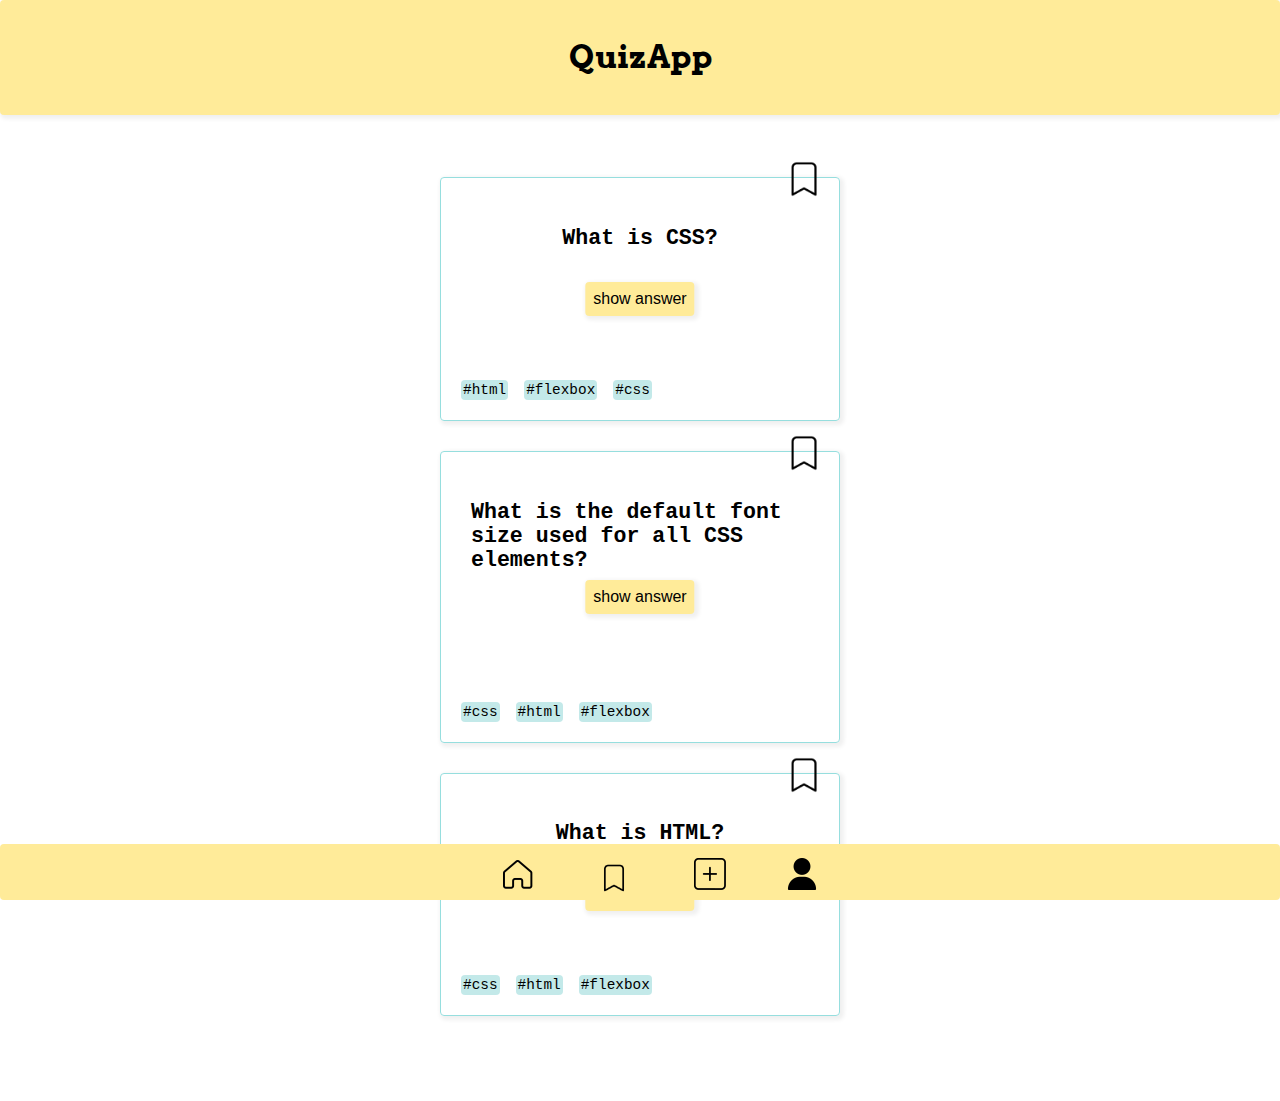
<file: index.html>
<!DOCTYPE html>
<html lang="en">
  <head>
    <meta charset="utf-8" />
    <title>QuizApp</title>
    <link rel="stylesheet" href="/CSS/styles.css" />
    <link href="https://fonts.googleapis.com/css2?family=Arvo:ital,wght@1,700&display=swap" rel="stylesheet">

    <link rel="stylesheet" href="https://cdnjs.cloudflare.com/ajax/libs/font-awesome/4.7.0/css/font-awesome.min.css"
    />
    <script src="./index.js" defer></script>
  </head>
  <body>
    <header>
      <h1 class="header-title">QuizApp</h1>
    </header>
    <main>
      <section class="card">
        <h2>What is CSS?</h2>
        <button type="button" data-js="answer-button" aria-label="Show answer" class="button">Show Answer</button>
        <p class="hidden" data-js="answer" id="card-answer">CSS stands for <strong>Cascading Style Sheet</strong>.</p>
       
        <button type="button">
          <img src="assets/bookmark_120208.png" class="card-bookmark" data-js="toggle-bookmark"
          alt="A bookmark icon">
        </button>
        
          <ul class="card-tags">
            <li class="tag">#html</li>
            <li class="tag">#flexbox</li>
            <li class="tag">#css</li>
          </ul>
      </section>

      <section class="card">
        <h2>What is the default font size used for all CSS elements?</h2>
        <button type="button" class="button"  data-js="answer-button" aria-label="Show answer">Show Answer</button>
          <p class="hidden" data-js="answer"  id="card-answer"><strong>16px</strong> is the default size.</p>
        
        
        <button>
          <img src="assets/bookmark_120208.png" class="card-bookmark"
          alt="A bookmark icon">
        </button>

          <ul class="card-tags">
            <li class="tag">#css</li>
            <li class="tag">#html</li>
            <li class="tag">#flexbox</li>
          </ul>
      </section>

      <section class="card">
        <h2>What is HTML?</h2>
        <p class="hidden"><strong>HTML stands for HyperText Markup Language</strong></p>
        <button class="button" aria-label="Show answer">Show Answer</button>
        
        <button><img src="assets/bookmark_120208.png" class="card-bookmark"
          alt="A bookmark icon"></button>

          <ul class="card-tags">
            <li class="tag">#css</li>
            <li class="tag">#html</li>
            <li class="tag">#flexbox</li>
          </ul>

          

    </main>
    <footer class="footer">
      <nav>
        <ul class="navigation">
          <li><a href="index.html"><img src="assets/home.png" alt="home icon" id="menu__icons"></a></li>

          <li><a href="bookmarks.html"><img src="assets/bookmark_120208.png" alt="Bookmark icon" id="menu__bookmark"></a></li>
          
          <li><a href="form.html"><img src="assets/Add-nav.png" alt="Form Icon" id="menu__icons"></a></li>
        
          <li><a href="profile.html"><img src="assets/user.png" alt="User profile icon" id="menu__icons"></a></li>
        </ul>
      </nav>
    </footer>
  </body>
</html>
</file>
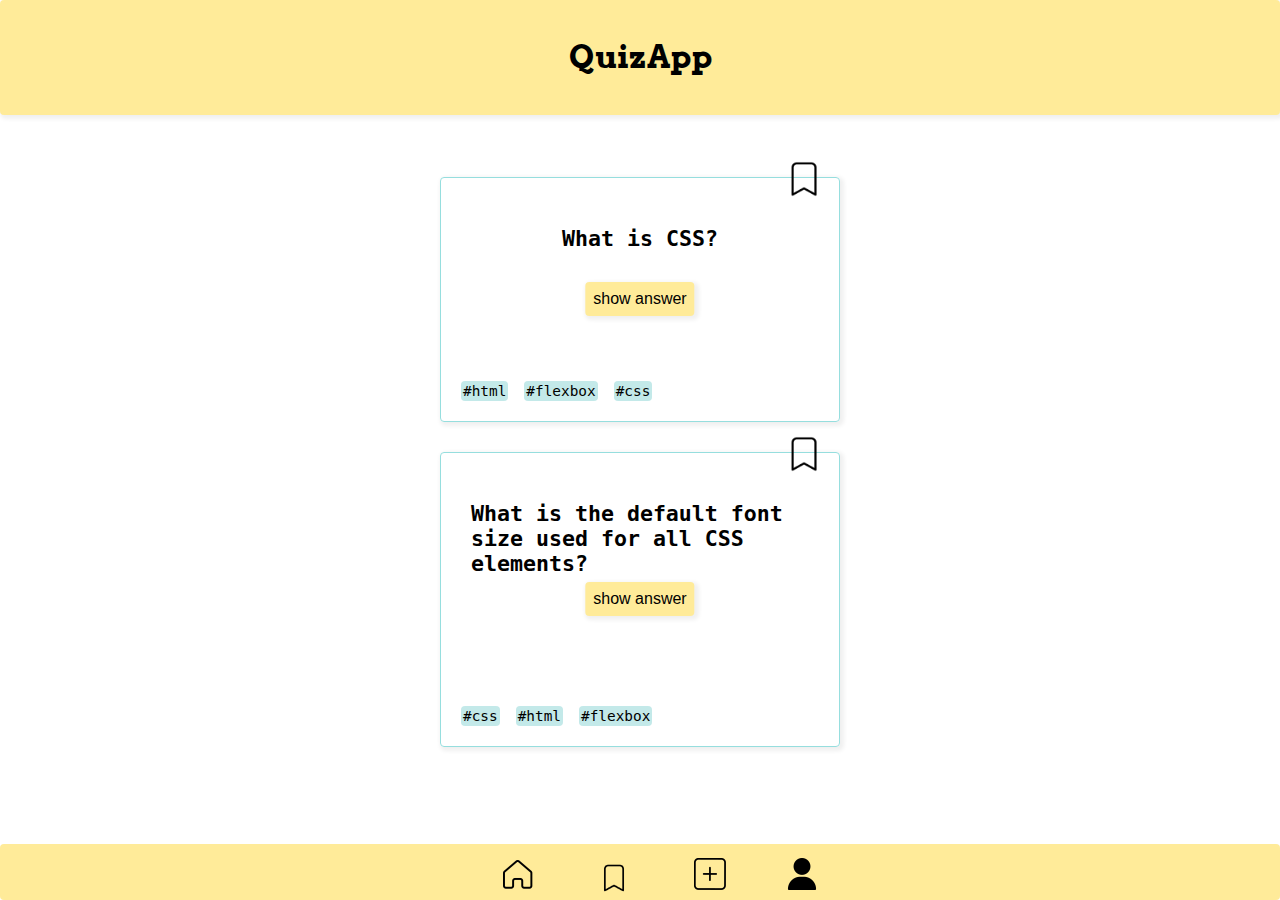
<file: bookmarks.html>
<!DOCTYPE html>
<html lang="en">
  <head>
    <meta charset="utf-8" />
    <title>QuizApp</title>
    <link rel="stylesheet" href="/CSS/styles.css" />
    <link href="https://fonts.googleapis.com/css2?family=Arvo:ital,wght@1,700&display=swap" rel="stylesheet">
    <script src="./index.js" defer></script>
  </head>
  <body>
    <header>
      <h1 class="header-title">QuizApp</h1>
    </header>
    <main>
      <section class="card">
        <h2>What is CSS?</h2>
        <button aria-label="Show answer" class="button">Show Answer</button>
        <p class="hidden">CSS stands for <strong>Cascading Style Sheet</strong>.</p>
          
        <button><img src="assets/bookmark_120208.png" class="card-bookmark"
          alt="A bookmark icon"></button>
      
          <ul class="card-tags">
            <li class="tag">#html</li>
            <li class="tag">#flexbox</li>
            <li class="tag">#css</li>
          </ul>
      </section>

      <section class="card">
        <h2>What is the default font size used for all CSS elements?</h2>
        <p class="hidden"><strong>16px</strong> is the default size.</p>
        <button class="button">Show Answer</button>
        
        <button><img src="assets/bookmark_120208.png" class="card-bookmark"
          alt="A bookmark icon"></button>

          <ul class="card-tags">
            <li class="tag">#css</li>
            <li class="tag">#html</li>
            <li class="tag">#flexbox</li>
          </ul>

    </main>
    <footer class="footer">
      <nav>
        <ul class="navigation">
          <li><a href="index.html"><img src="assets/home.png" alt="home icon" id="menu__icons"></a></li>

          <li><a href="bookmarks.html"><img src="assets/bookmark_120208.png" alt="Bookmark icon" id="menu__bookmark"></a></li>

          <li><a href="form.html"><img src="assets/Add-nav.png" alt="Form Icon" id="menu__icons"></a></li>
        
          <li><a href="profile.html"><img src="assets/user.png" alt="User profile icon" id="menu__icons"></a></li>
        </ul>
      </nav>
    </footer>
  </body>
</html>
</file>
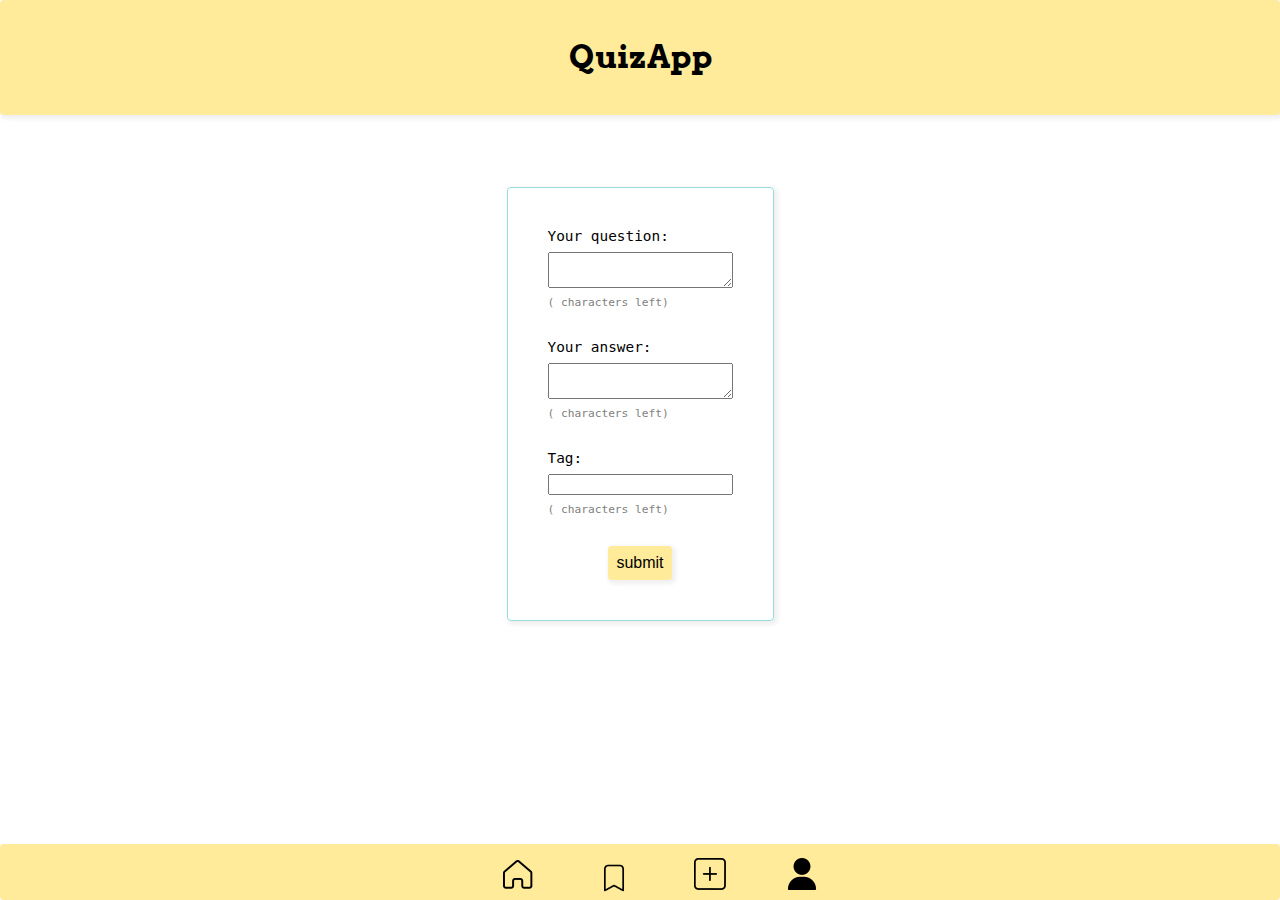
<file: form.html>
<!DOCTYPE html>
<html lang="en">
  <head>
    <meta charset="utf-8" />
    <title>QuizApp</title>
    <link rel="stylesheet" href="/CSS/styles.css" />
    <link
      href="https://fonts.googleapis.com/css2?family=Arvo:ital,wght@1,700&display=swap"
      rel="stylesheet"
    />
    <script src="./form.js" defer></script>
  </head>
  <body>
    <header>
      <h1 class="header-title">QuizApp</h1>
    </header>
    <main>
      <form data-js="form">
        <fieldset class="form">
          <div class="form-field">
            <label for="your-question">Your question:</label>
            <textarea
              data-js="card-question"
              id="your-question"
              name="your-question"
              maxlength="100"
            ></textarea>
            <small class="form-characters"
              >(<span data-js="amountLeft"></span> characters left)</small
            >
          </div>

          <div class="form-field">
            <label for="your-answer">Your answer:</label>
            <textarea
              data-js="card-answer"
              id="your-answer"
              name="your-answer"
              maxlength="100"
            ></textarea>
            <small class="form-characters"
              >(<span data-js="amountLeft"></span> characters left)</small
            >
          </div>

          <div class="form-field">
            <label for="tag">Tag:</label>
            <input
              data-js="card-tag"
              type="text"
              id="tag"
              name="tag"
              maxlength="50"
            />
            <small class="form-characters"
              >(<span data-js="amountLeft"></span> characters left)</small
            >
          </div>

          <button type="submit" class="submit-button">Submit</button>
        </fieldset>
      </form>
      <ul data-js="card-container"></ul>
    </main>
    <footer class="footer">
      <nav>
        <ul class="navigation">
          <li>
            <a href="index.html"
              ><img src="assets/home.png" alt="home icon" id="menu__icons"
            /></a>
          </li>

          <li>
            <a href="bookmarks.html"
              ><img
                src="assets/bookmark_120208.png"
                alt="Bookmark icon"
                id="menu__bookmark"
            /></a>
          </li>
          <li>
            <a href="form.html"
              ><img src="assets/Add-nav.png" alt="Form Icon" id="menu__icons"
            /></a>
          </li>

          <li>
            <a href="profile.html"
              ><img
                src="assets/user.png"
                alt="User profile icon"
                id="menu__icons"
            /></a>
          </li>
        </ul>
      </nav>
    </footer>
  </body>
</html>
</file>
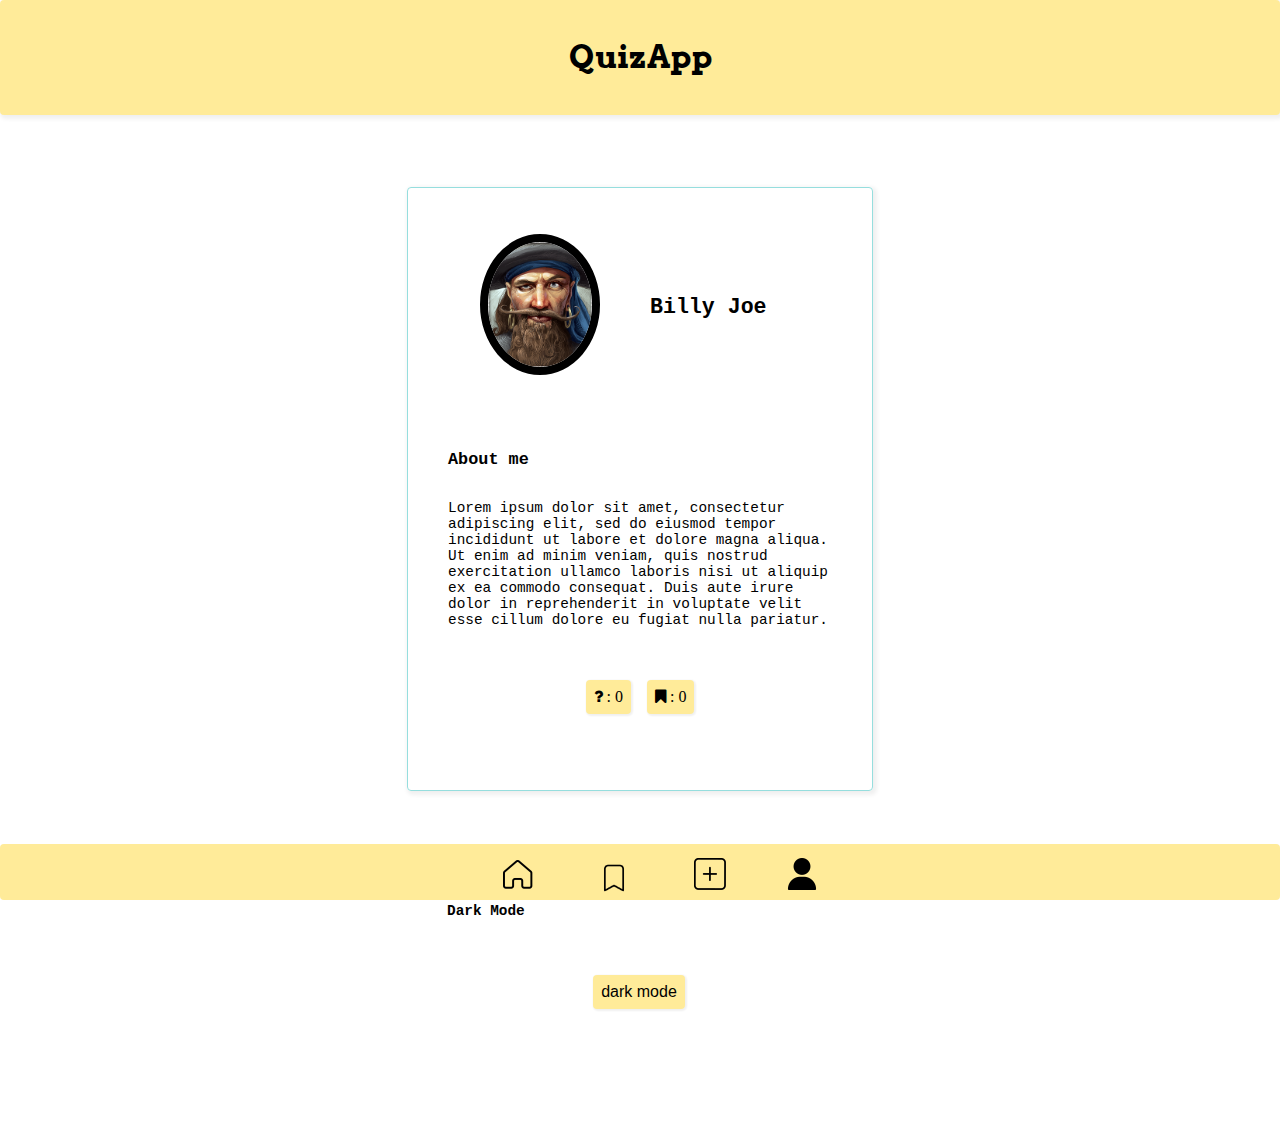
<file: profile.html>
<!DOCTYPE html>
<html lang="en">
  <head>
    <meta charset="utf-8" />
    <title>QuizApp</title>
    <link rel="stylesheet" href="/CSS/styles.css" />
    <link
      href="https://fonts.googleapis.com/css2?family=Arvo:ital,wght@1,700&display=swap"
      rel="stylesheet"
    />
    <link
      rel="stylesheet"
      href="https://cdnjs.cloudflare.com/ajax/libs/font-awesome/4.7.0/css/font-awesome.min.css"
    />
    <script src="./index.js" defer></script>
    <script src="./profile.js" defer></script>
  </head>
  <body data-js="body">
    <header>
      <h1 class="header-title">QuizApp</h1>
    </header>
    <main>
      <article>
        <section class="profile">
          <h2>Billy Joe</h2>
          <figure>
            <img
              class="profile-picture"
              src="assets/pirat.png"
              alt="Clipart Pirat"
            />
          </figure>
        </section>

        <section class="profile-section">
          <h3>About me</h3>
          <p>
            Lorem ipsum dolor sit amet, consectetur adipiscing elit, sed do
            eiusmod tempor incididunt ut labore et dolore magna aliqua. Ut enim
            ad minim veniam, quis nostrud exercitation ullamco laboris nisi ut
            aliquip ex ea commodo consequat. Duis aute irure dolor in
            reprehenderit in voluptate velit esse cillum dolore eu fugiat nulla
            pariatur.
          </p>

          <div class="stats">
            <button type="button" class="stats-button">
              <i class="fa fa-question"> : 0</i>
            </button>
            <button type="button" class="stats-button">
              <i class="fa fa-bookmark"> : 0</i>
            </button>
          </div>
        </section>
      </article>

      <section class="profile-section">
        <h3>Settings</h3>

        <h4>Dark Mode</h4>
        <div class="stats">
          <button class="toggle-button" data-js="toggle-button">
            dark Mode
          </button>
        </div>
      </section>
    </main>

    <footer class="footer">
      <nav>
        <ul class="navigation">
          <li>
            <a href="index.html"
              ><img src="assets/home.png" alt="home icon" id="menu__icons"
            /></a>
          </li>

          <li>
            <a href="bookmarks.html"
              ><img
                src="assets/bookmark_120208.png"
                alt="Bookmark icon"
                id="menu__bookmark"
            /></a>
          </li>

          <li>
            <a href="form.html"
              ><img src="assets/Add-nav.png" alt="Form Icon" id="menu__icons"
            /></a>
          </li>

          <li>
            <a href="profile.html"
              ><img
                src="assets/user.png"
                alt="User profile icon"
                id="menu__icons"
            /></a>
          </li>
        </ul>
      </nav>
    </footer>
  </body>
</html>
</file>
<file: CSS/styles.css>
@import "global.css";
@import "components/card.css";
@import "components/header.css";
@import "components/navigation.css";
@import "components/button.css";
</file>
